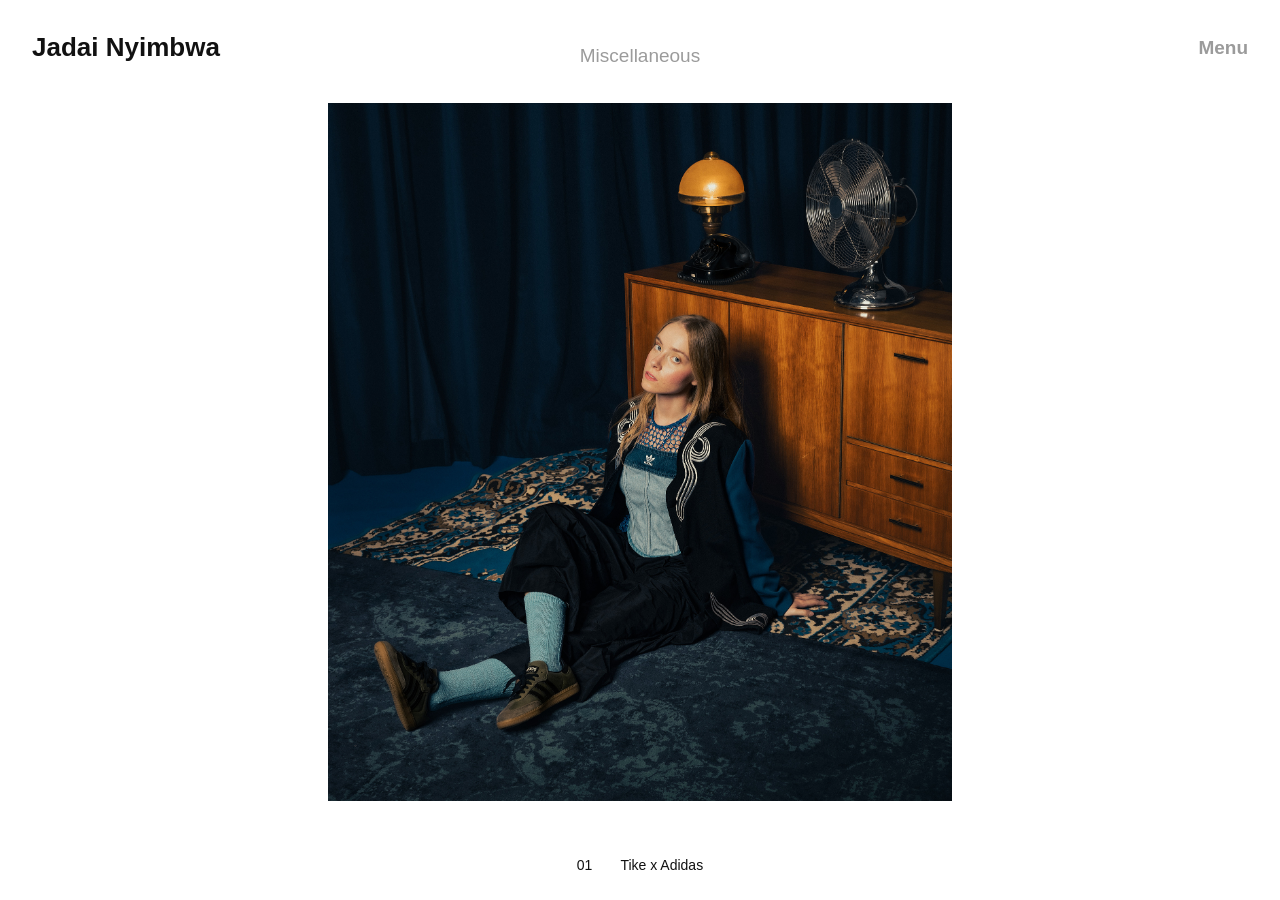
<file: index.html>
<!doctype html>
<html lang="en">
<head>
  <meta charset="utf-8">
  <meta name="viewport" content="width=device-width, initial-scale=1">
  <title>Jadai Nyimbwa — Photography</title>
  <meta name="description" content="Photography portfolio of Jadai Nyimbwa.">
  <link rel="stylesheet" href="css/style.css">
</head>

<body data-series="home">

  <div class="site home-layout">

    <header class="site-header">
      <a class="name" href="index.html">Jadai Nyimbwa</a>
      <button class="menu-btn" data-menu>Menu</button>
    </header>

    <main class="stage home-stage">
      <div class="series-list" id="series-list"></div>
    </main>

  </div>

  <script src="js/data.js"></script>
  <script src="js/site.js"></script>

</body>
</html>
</file>
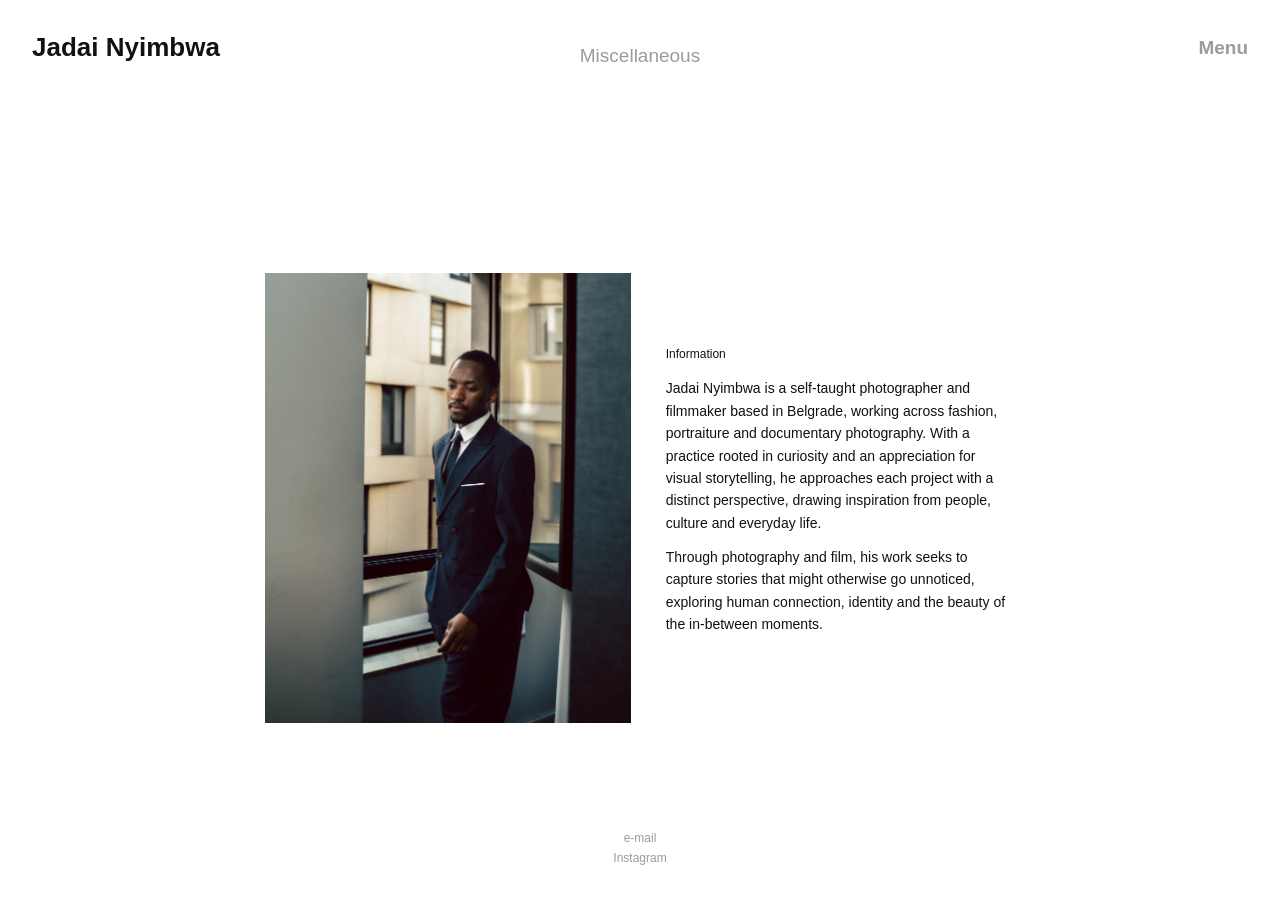
<file: about.html>
<!doctype html>
<html lang="en">
<head>
  <meta charset="utf-8">
  <meta name="viewport" content="width=device-width, initial-scale=1">
  <title>Jadai Nyimbwa — Information</title>
  <link rel="stylesheet" href="css/style.css">
</head>
<body>
  <div class="site" style="grid-template-rows: auto minmax(0, 1fr);">
    <header class="site-header">
      <a class="name" href="index.html">Jadai Nyimbwa</a>
      <button class="menu-btn" data-menu>Menu</button>
    </header>
    <main class="info">
      <img src="images/Contacts/DSC00986.JPG" alt="Portrait of Jadai Nyimbwa">
      <div>
        <h1>Information</h1>
        <p>Jadai Nyimbwa is a self-taught photographer and filmmaker based in Belgrade, working across fashion, portraiture and documentary photography. With a practice rooted in curiosity and an appreciation for visual storytelling, he approaches each project with a distinct perspective, drawing inspiration from people, culture and everyday life.</p>
        <p>Through photography and film, his work seeks to capture stories that might otherwise go unnoticed, exploring human connection, identity and the beauty of the in-between moments.</p>
        <div class="links">
          <a href="mailto:jadainyimbwa39@gmail.com">e-mail</a>
          <a href="https://www.instagram.com/nymbwjadai/" target="_blank" rel="noopener">Instagram</a>
        </div>
      </div>
    </main>
  </div>
  <script src="js/data.js"></script>
  <script src="js/site.js"></script>
</body>
</html>
</file>
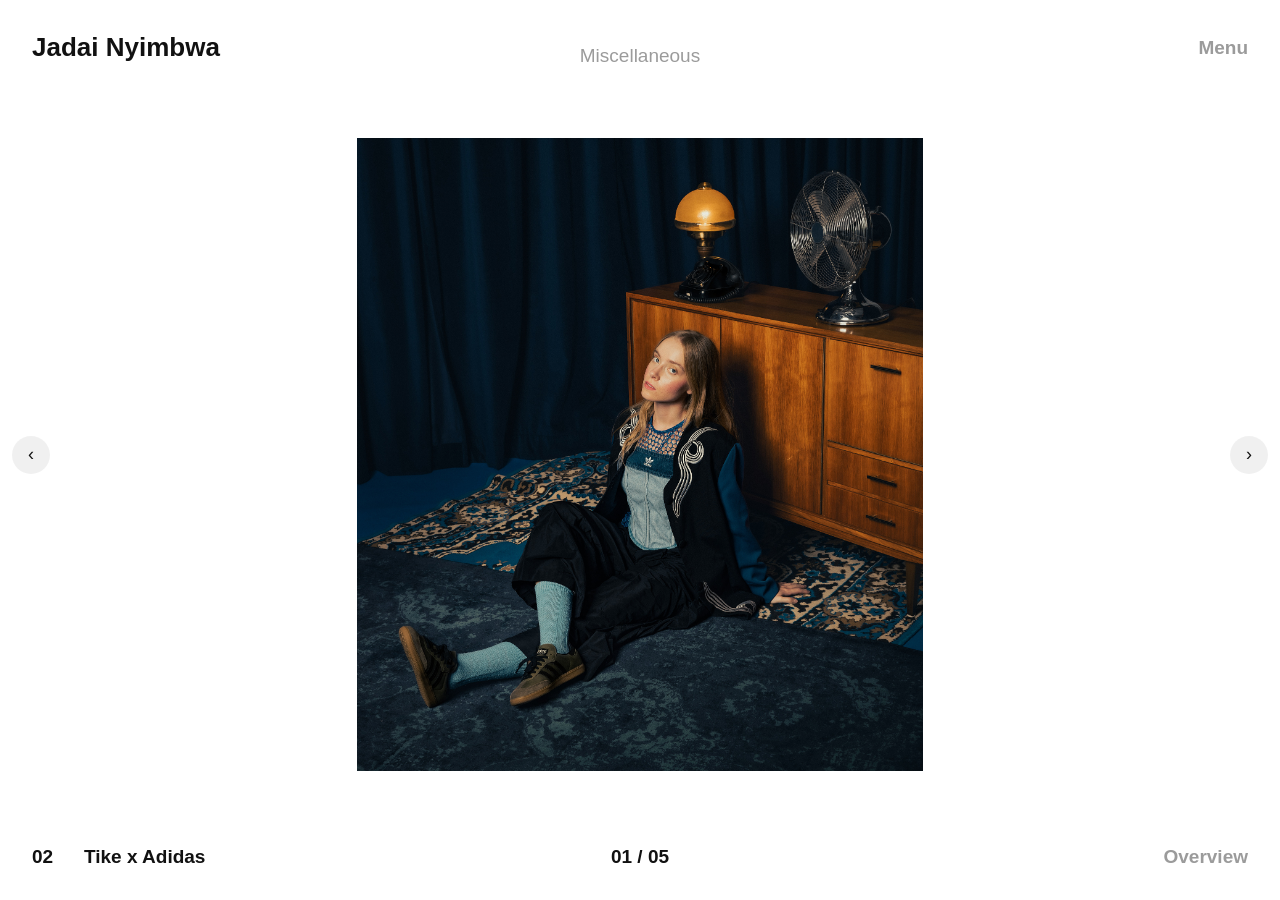
<file: series-01.html>
<!doctype html>
<html lang="en">
<head>
  <meta charset="utf-8">
  <meta name="viewport" content="width=device-width, initial-scale=1">
  <title>Jadai Nyimbwa — Tike x Adidas</title>
  <link rel="stylesheet" href="css/style.css">
</head>
<body data-series="0">
  <div class="site">
    <header class="site-header">
      <a class="name" href="index.html">Jadai Nyimbwa</a>
      <button class="menu-btn" data-menu>Menu</button>
    </header>
    <main class="stage">
      <button class="arrow prev" aria-label="Previous">&#8249;</button>
      <img id="photo" alt="Tike x Adidas">
      <button class="arrow next" aria-label="Next">&#8250;</button>
      <div class="grid" id="grid"></div>
    </main>
    <footer class="site-footer">
      <div class="series-label"><span class="num">02</span><span>Tike x Adidas</span></div>
      <div class="count" id="count">01 / 06</div>
      <button class="toggle" id="toggle">Overview</button>
    </footer>
  </div>
  <script src="js/data.js"></script>
  <script src="js/site.js"></script>
</body>
</html>
</file>
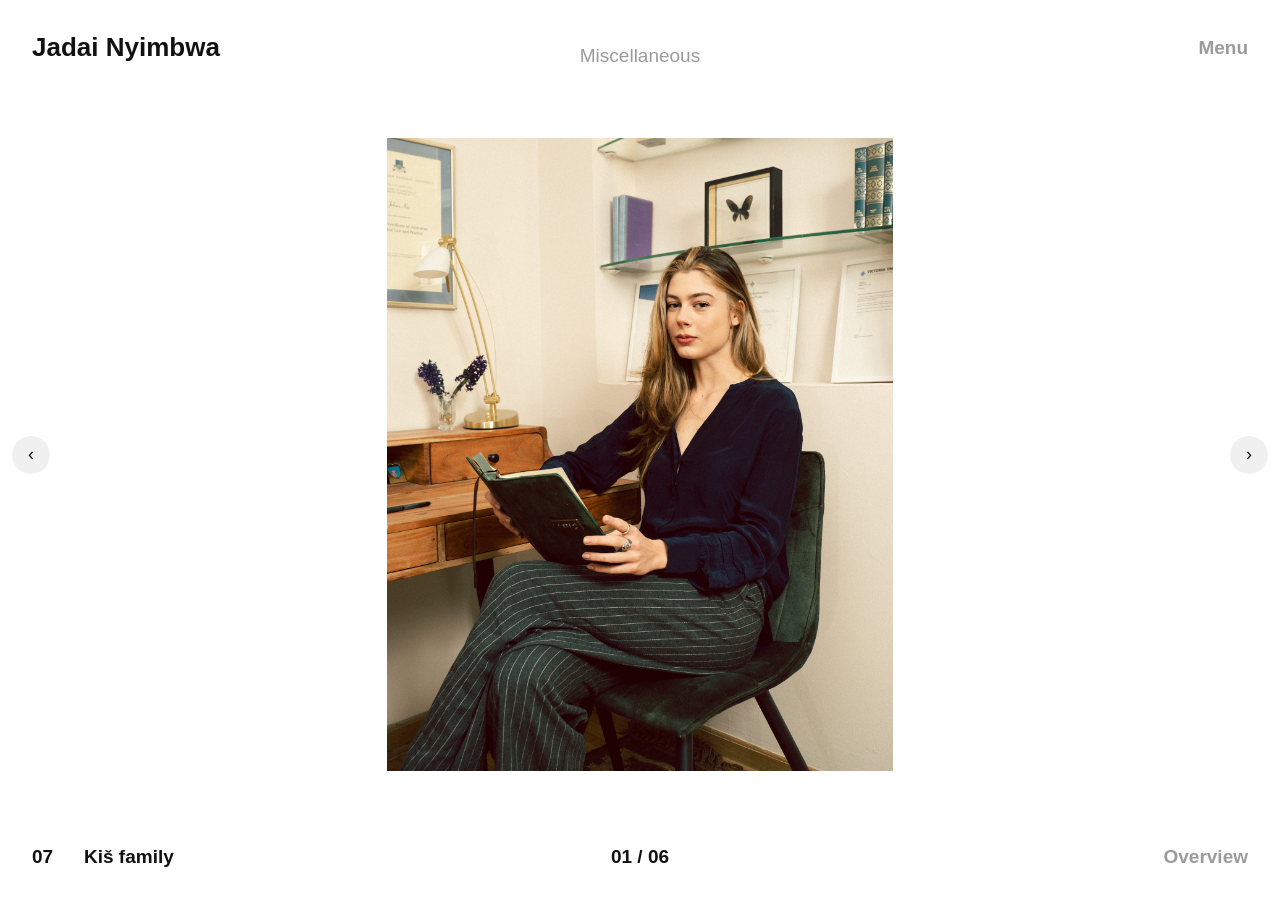
<file: series-02.html>
<!doctype html>
<html lang="en">
<head>
  <meta charset="utf-8">
  <meta name="viewport" content="width=device-width, initial-scale=1">
  <title>Jadai Nyimbwa — Kiš-family</title>
  <link rel="stylesheet" href="css/style.css">
</head>
<body data-series="6">
  <div class="site">
    <header class="site-header">
      <a class="name" href="index.html">Jadai Nyimbwa</a>
      <button class="menu-btn" data-menu>Menu</button>
    </header>
    <main class="stage">
      <button class="arrow prev" aria-label="Previous">&#8249;</button>
      <img id="photo" alt="Kiš family">
      <button class="arrow next" aria-label="Next">&#8250;</button>
      <div class="grid" id="grid"></div>
    </main>
    <footer class="site-footer">
      <div class="series-label"><span class="num">07</span><span>Kiš family</span></div>
      <div class="count" id="count">01 / 06</div>
      <button class="toggle" id="toggle">Overview</button>
    </footer>
  </div>
  <script src="js/data.js"></script>
  <script src="js/site.js"></script>
</body>
</html>
</file>
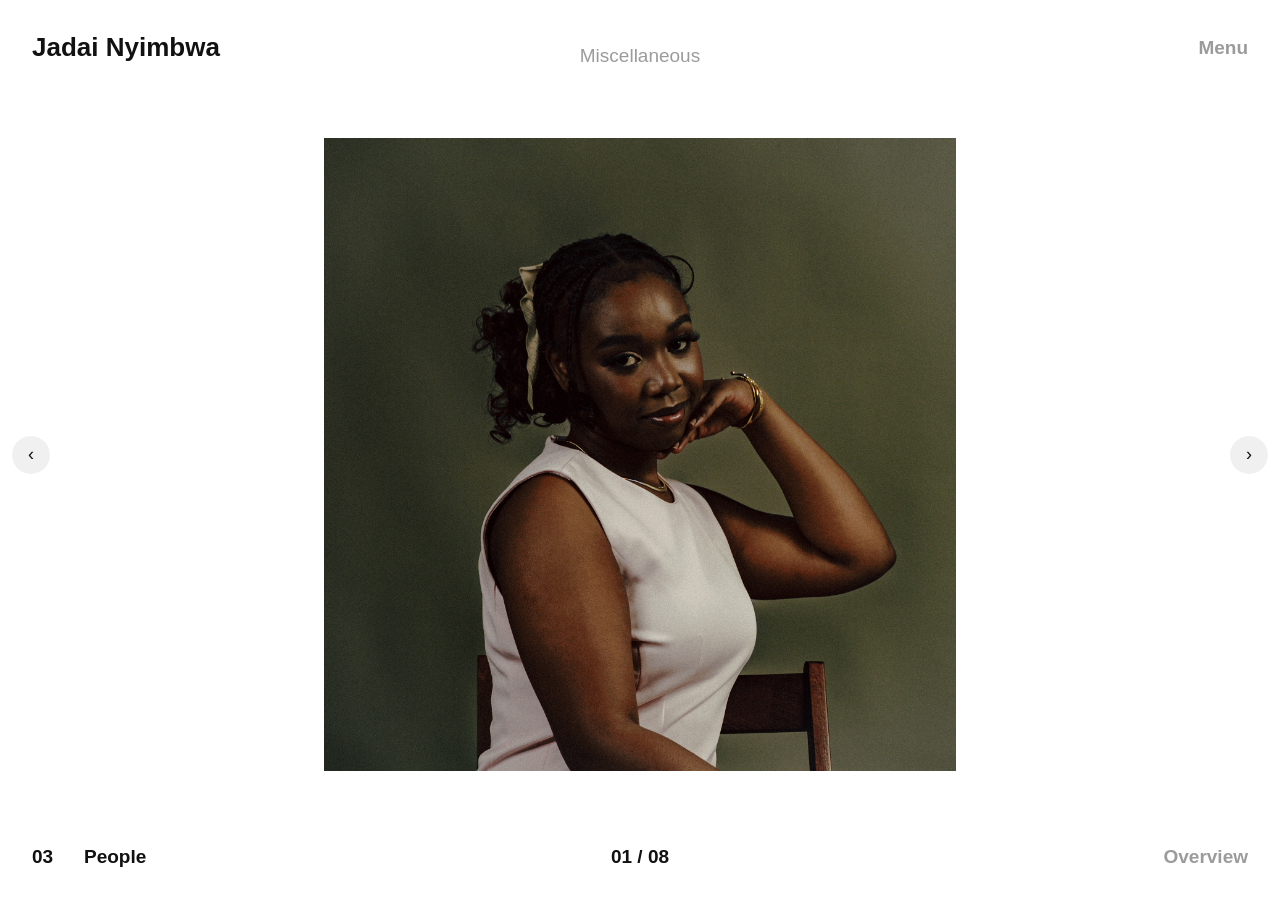
<file: series-03.html>
<!doctype html>
<html lang="en">
<head>
  <meta charset="utf-8">
  <meta name="viewport" content="width=device-width, initial-scale=1">
  <title>Jadai Nyimbwa — People</title>
  <link rel="stylesheet" href="css/style.css">
</head>
<body data-series="2">
  <div class="site">
    <header class="site-header">
      <a class="name" href="index.html">Jadai Nyimbwa</a>
      <button class="menu-btn" data-menu>Menu</button>
    </header>
    <main class="stage">
      <button class="arrow prev" aria-label="Previous">&#8249;</button>
      <img id="photo" alt="People">
      <button class="arrow next" aria-label="Next">&#8250;</button>
      <div class="grid" id="grid"></div>
    </main>
    <footer class="site-footer">
      <div class="series-label"><span class="num">03</span><span>People</span></div>
      <div class="count" id="count">01 / 06</div>
      <button class="toggle" id="toggle">Overview</button>
    </footer>
  </div>
  <script src="js/data.js"></script>
  <script src="js/site.js"></script>
</body>
</html>
</file>
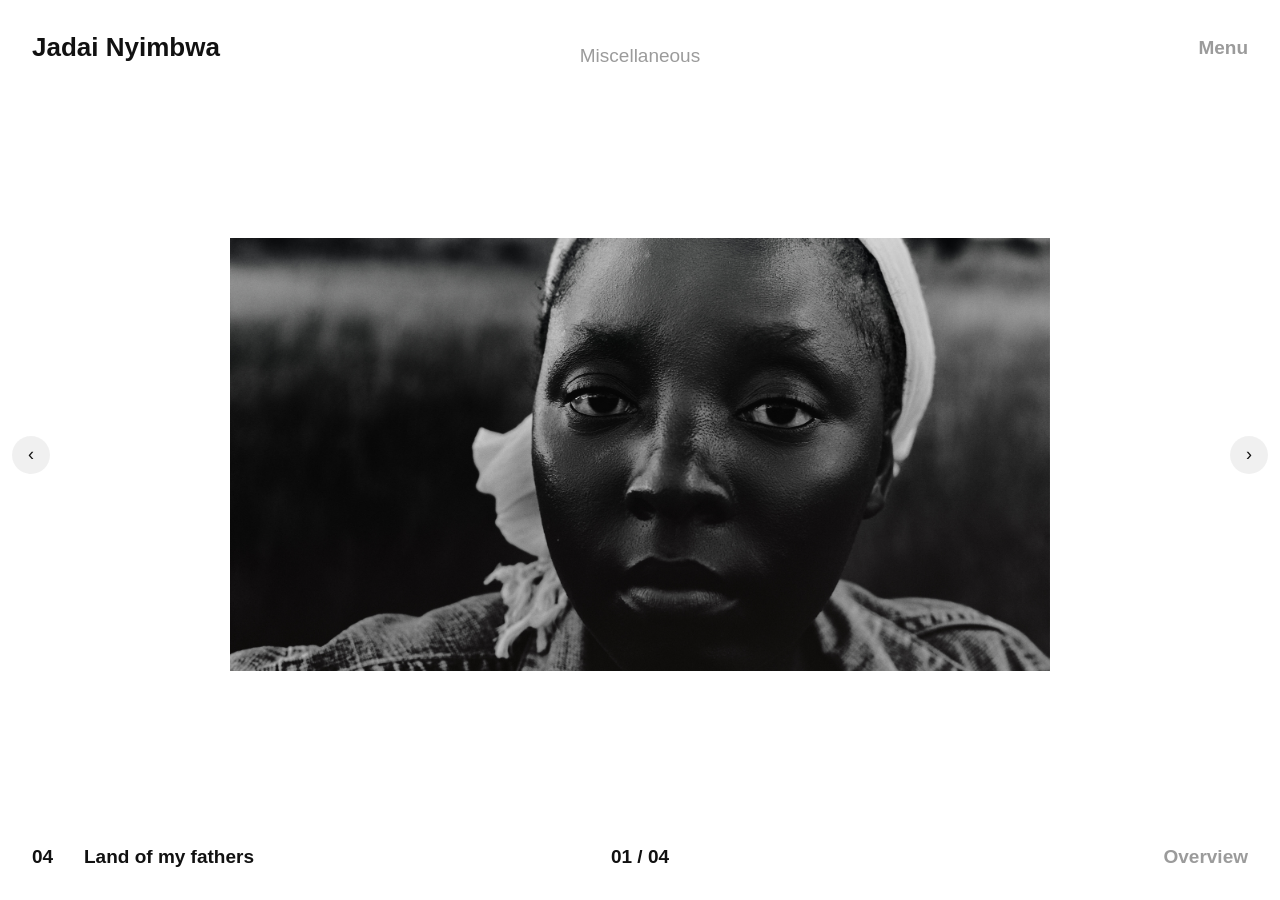
<file: series-04.html>
<!doctype html>
<html lang="en">
<head>
  <meta charset="utf-8">
  <meta name="viewport" content="width=device-width, initial-scale=1">
  <title>Jadai Nyimbwa — Land of my fathers</title>
  <link rel="stylesheet" href="css/style.css">
</head>
<body data-series="3">
  <div class="site">
    <header class="site-header">
      <a class="name" href="index.html">Jadai Nyimbwa</a>
      <button class="menu-btn" data-menu>Menu</button>
    </header>
    <main class="stage">
      <button class="arrow prev" aria-label="Previous">&#8249;</button>
      <img id="photo" alt="Land of my fathers">
      <button class="arrow next" aria-label="Next">&#8250;</button>
      <div class="grid" id="grid"></div>
    </main>
    <footer class="site-footer">
      <div class="series-label"><span class="num">04</span><span>Land of my fathers</span></div>
      <div class="count" id="count">01 / 06</div>
      <button class="toggle" id="toggle">Overview</button>
    </footer>
  </div>
  <script src="js/data.js"></script>
  <script src="js/site.js"></script>
</body>
</html>
</file>
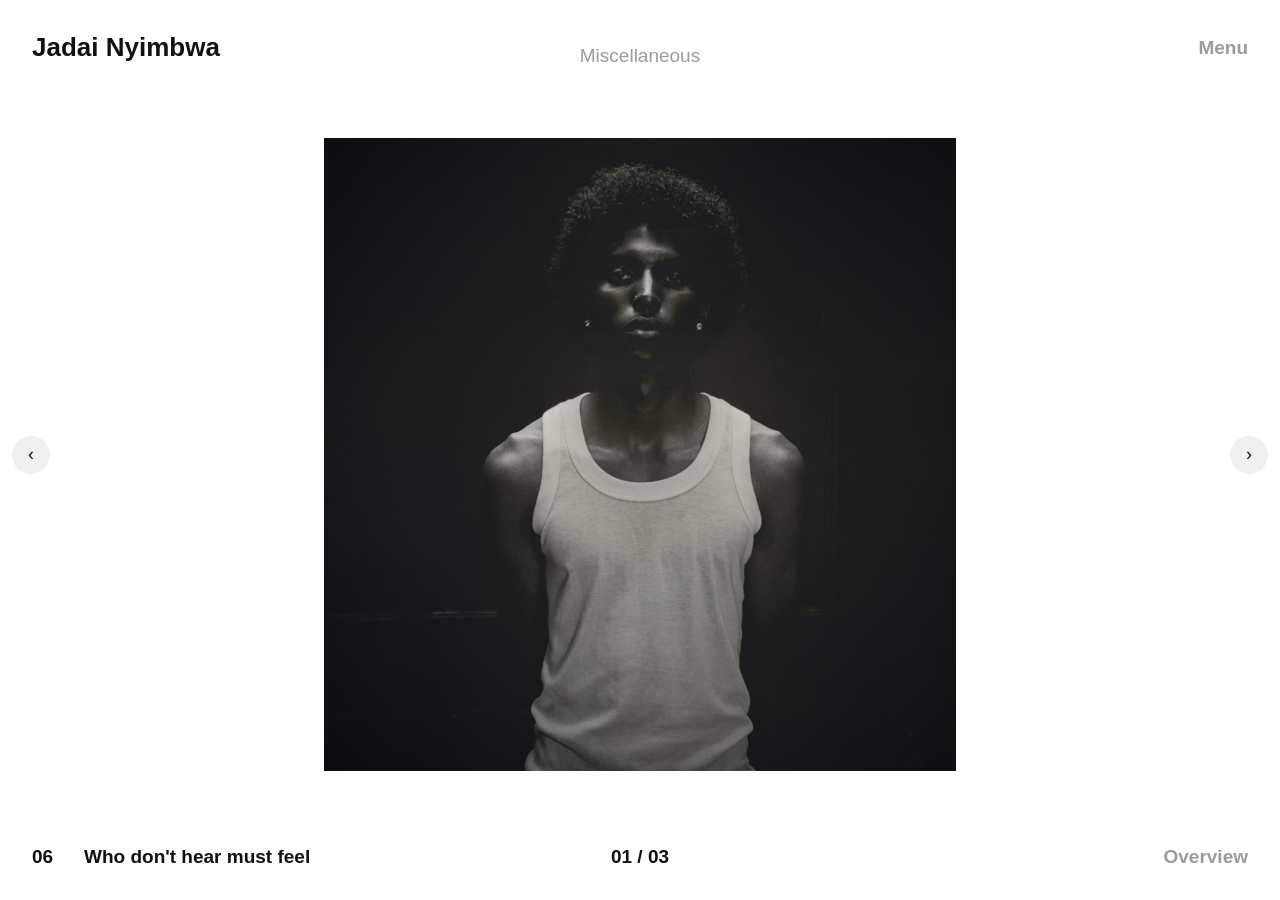
<file: series-06.html>
<!doctype html>
<html lang="en">
<head>
  <meta charset="utf-8">
  <meta name="viewport" content="width=device-width, initial-scale=1">
  <title>Jadai Nyimbwa — Who don't hear must feel</title>
  <link rel="stylesheet" href="css/style.css">
</head>
<body data-series="5">
  <div class="site">
    <header class="site-header">
      <a class="name" href="index.html">Jadai Nyimbwa</a>
      <button class="menu-btn" data-menu>Menu</button>
    </header>
    <main class="stage">
      <button class="arrow prev" aria-label="Previous">&#8249;</button>
      <img id="photo" alt="Who don't hear must feel">
      <button class="arrow next" aria-label="Next">&#8250;</button>
      <div class="grid" id="grid"></div>
    </main>
    <footer class="site-footer">
      <div class="series-label"><span class="num">06</span><span>Who don't hear must feel</span></div>
      <div class="count" id="count">01 / 06</div>
      <button class="toggle" id="toggle">Overview</button>
    </footer>
  </div>
  <script src="js/data.js"></script>
  <script src="js/site.js"></script>
</body>
</html>
</file>
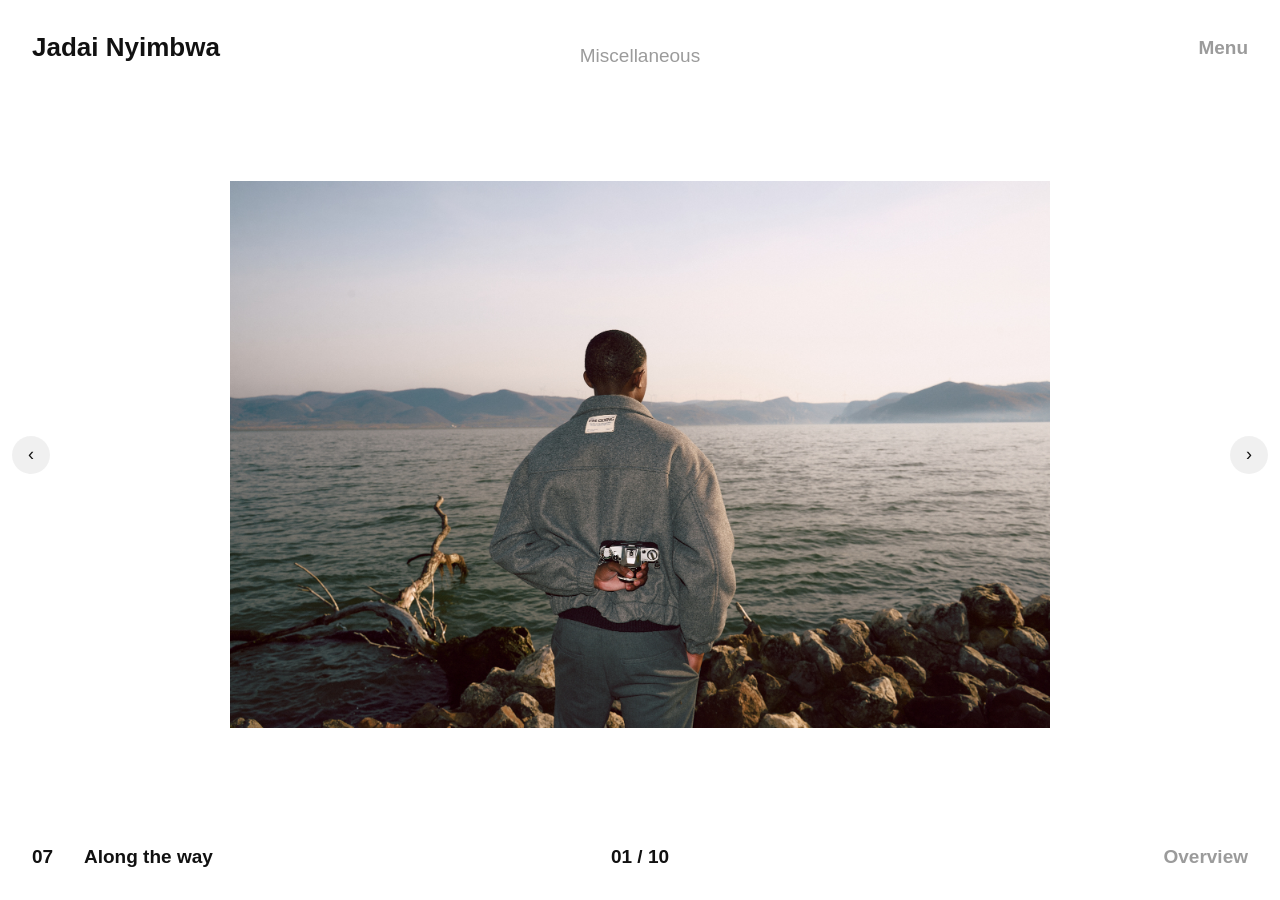
<file: series-07.html>
<!doctype html>
<html lang="en">
<head>
  <meta charset="utf-8">
  <meta name="viewport" content="width=device-width, initial-scale=1">
  <title>Jadai Nyimbwa — Along the way</title>
  <link rel="stylesheet" href="css/style.css">
</head>
<body data-series="1">
  <div class="site">
    <header class="site-header">
      <a class="name" href="index.html">Jadai Nyimbwa</a>
      <button class="menu-btn" data-menu>Menu</button>
    </header>
    <main class="stage">
      <button class="arrow prev" aria-label="Previous">&#8249;</button>
      <img id="photo" alt="Who don't hear must feel">
      <button class="arrow next" aria-label="Next">&#8250;</button>
      <div class="grid" id="grid"></div>
    </main>
    <footer class="site-footer">
      <div class="series-label"><span class="num">07</span><span>Along the way</span></div>
      <div class="count" id="count">01 / 06</div>
      <button class="toggle" id="toggle">Overview</button>
    </footer>
  </div>
  <script src="js/data.js"></script>
  <script src="js/site.js"></script>
</body>
</html>
</file>
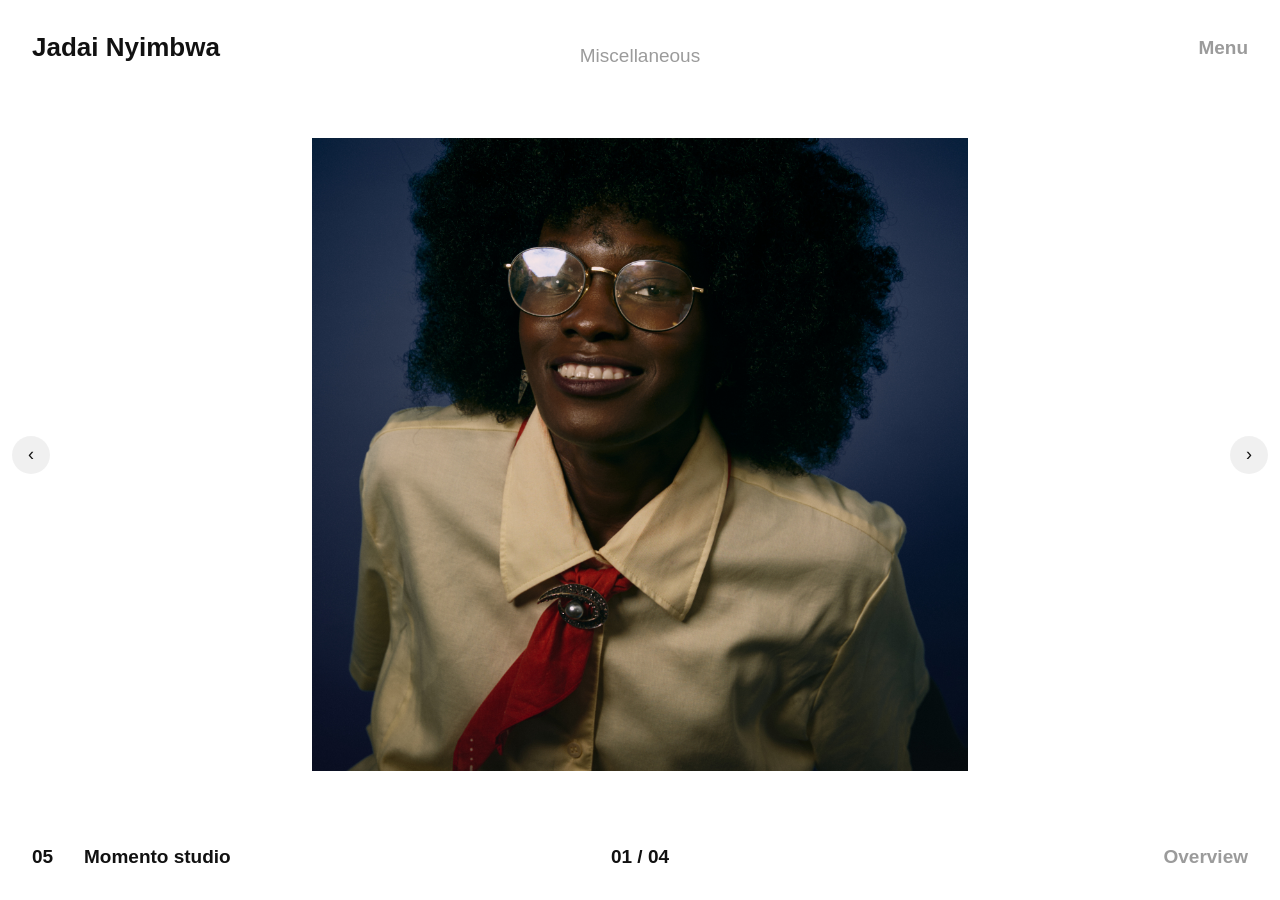
<file: series5.html>
<!doctype html>
<html lang="en">
<head>
  <meta charset="utf-8">
  <meta name="viewport" content="width=device-width, initial-scale=1">
  <title>Jadai Nyimbwa — Momento studio</title>
  <link rel="stylesheet" href="css/style.css">
</head>
<body data-series="4">
  <div class="site">
    <header class="site-header">
      <a class="name" href="index.html">Jadai Nyimbwa</a>
      <button class="menu-btn" data-menu>Menu</button>
    </header>
    <main class="stage">
      <button class="arrow prev" aria-label="Previous">&#8249;</button>
      <img id="photo" alt="Momento studio">
      <button class="arrow next" aria-label="Next">&#8250;</button>
      <div class="grid" id="grid"></div>
    </main>
    <footer class="site-footer">
      <div class="series-label"><span class="num">05</span><span>Momento studio</span></div>
      <div class="count" id="count">01 / 06</div>
      <button class="toggle" id="toggle">Overview</button>
    </footer>
  </div>
  <script src="js/data.js"></script>
  <script src="js/site.js"></script>
</body>
</html>
</file>
<file: css/style.css>
:root {
  --ink: #111;
  --mute: #9b9b9b;
  --line: #e8e8e8;
  --bg: #fff;
  --pad: 32px;
}
* { box-sizing: border-box; margin: 0; padding: 0; }
html, body { height: 100%; }
body {
  font-family: "Helvetica Neue", Helvetica, Arial, sans-serif;
  font-size: 19px;
  color: var(--ink);
  background: var(--bg);
  -webkit-font-smoothing: antialiased;
}
a { color: inherit; text-decoration: none; }
button { font: inherit; color: inherit; background: none; border: 0; cursor: pointer; }

/* ---------- layout ---------- */
.site {
  height: 100vh;
  height: 100svh;
  display: grid;
  grid-template-rows: auto minmax(0, 1fr) auto;
}
.site-header, .site-footer {
  display: flex;
  align-items: center;
  justify-content: space-between;
  padding: 32px var(--pad);
}

.name { font-weight: 700; font-size: 26px; }
.menu-btn { color: var(--mute); transition: color .2s; }
.menu-btn:hover { color: var(--ink); }

/* ---------- stage ---------- */
.stage { position: relative; overflow: hidden; }
#photo {
  position: absolute;
  inset: 0;
  margin: auto;
  max-width: min(88%, 820px);
  max-height: 88%;
  opacity: 0;
  transition: opacity .35s ease;
}
.arrow {
  position: absolute;
  top: 50%;
  transform: translateY(-50%);
  width: 38px; height: 38px;
  border-radius: 50%;
  background: rgba(0, 0, 0, .06);
  display: grid; place-items: center;
  font-size: 18px;
  color: var(--ink);
  transition: background .2s;
  z-index: 2;
}
.arrow:hover { background: rgba(0, 0, 0, .14); }
.arrow.prev { left: 12px; }
.arrow.next { right: 12px; }

/* ---------- footer ---------- */
.site-footer { display: grid; grid-template-columns: 1fr auto 1fr; }
.series-label { display: flex; gap: 28px; }
.series-label .num { min-width: 24px; }
.count { text-align: center; font-variant-numeric: tabular-nums; }
.toggle { justify-self: end; color: var(--mute); transition: color .2s; }
.toggle:hover { color: var(--ink); }

/* ---------- overview ---------- 
.grid {
  position: absolute;
  inset: 0;
  display: none;
  flex-wrap: wrap;
  align-content: center;
  gap: 8px;
  padding: 0 var(--pad);
  overflow-y: auto;
  background: var(--bg);
  z-index: 3;
}
.grid button { display: block; }
.grid img { display: block; height: 110px; width: auto; transition: opacity .2s; }
.grid button:hover img { opacity: .75; }
body.overview .grid { display: flex; }
body.overview .count,
body.overview .arrow { visibility: hidden; }

*/

/* ---------- overview (staggered vertical layout) ---------- */
.grid {
  position: absolute;
  inset: 0;
  display: none; /* hidden until 'Overview' is clicked */
  flex-wrap: wrap;
  justify-content: center;
  align-content: flex-start;
  gap: 16px; /* Space between images */
  padding: 40px var(--pad);
  overflow-y: auto;
  background: var(--bg);
  z-index: 3;
}

body.overview .grid { display: flex; }
body.overview .count,
body.overview .arrow { visibility: hidden; }

.grid button { 
  display: block; 
  position: relative;
  transition: transform .2s ease; 
  /* Ensure the buttons wrap correctly without cutting off images */
  max-width: 100%; 
}

/* The images keep their natural size, shape, and aspect ratio */
.grid img { 
  display: block; 
  height: 220px; /* Adjust this number to make the grid images larger or smaller */
  width: auto;   /* Keeps the image perfectly rectangular */
  transition: opacity .2s; 
  object-fit: contain; /* Guarantees no cropping */
}

/* 
 * THE STAGGER
 * This pushes every second image down slightly to create the zig-zag/honeycomb rhythm.
 */
.grid button:nth-child(even) {
  margin-top: 40px; 
}

/* Hover effect */
.grid button:hover img { opacity: .75; }

/* ---------- small screens ---------- */
@media (max-width: 700px) {
  .grid { gap: 8px; padding: 20px var(--pad); }
  .grid img { height: 140px; } /* Smaller images on mobile */
  .grid button:nth-child(even) { margin-top: 24px; } /* Smaller stagger on mobile */
}




/* ---------- dropdown menu (floats; never moves or covers the layout) ---------- */
.site-header { position: relative; z-index: 20; }
.menu {
  position: fixed;
  top: 68px;
  right: var(--pad);
  z-index: 30;
  padding: 14px 0 0;
  opacity: 0;
  visibility: hidden;
  transition: opacity .3s ease, visibility 0s .3s;
}
.menu.open { opacity: 1; visibility: visible; transition: opacity .3s ease; }
.menu nav { display: flex; flex-direction: column; align-items: flex-end; gap: 4px; }
.menu nav a {
  display: flex; gap: 16px; align-items: baseline;
  font-size: 20px; letter-spacing: -.01em;
  transform: translateY(-6px);
  transition: transform .35s ease, color .2s;
}
.menu.open nav a { transform: none; }
.menu.open nav a:nth-child(2) { transition-delay: .04s; }
.menu.open nav a:nth-child(3) { transition-delay: .08s; }
.menu.open nav a:nth-child(4) { transition-delay: .12s; }
.menu.open nav a:nth-child(5) { transition-delay: .16s; }
.menu nav a span { font-size: 15px; color: var(--mute); min-width: 22px; text-align: right; }
.menu nav a:hover { color: var(--mute); }



/* ---------- information page ---------- */
.info {
  display: flex;
  align-items: center;
  justify-content: center;
  gap: 35px;
  width: min(85%, 750px);
  margin: auto;
}
.info img { width: 100%; max-height: 50vh; object-fit: cover; }
.info h1 { font-size: 12px; font-weight: 500; margin-bottom: 16px; }
.info p { font-size: 14px; max-width: 92ch; line-height: 1.6; margin-bottom: 12px; }
.info .links {
  font-size: 12px;
  position: absolute;
  bottom: 35px;
  left: 50%;
  transform: translateX(-50%);
  display: flex;
  flex-direction: column;
  align-items: center;
  gap: 6px;
  color: var(--mute);
}
.info .links a:hover { color: var(--ink); }

/* ---------- small screens ---------- */
@media (max-width: 700px) {
  :root { --pad: 18px; }
  body { font-size: 16px; }
  #photo { max-width: 86%; max-height: 50%; }
  .site-header, .site-footer { padding: 20px var(--pad); }
  .series-label { gap: 16px; }
  .arrow { display: none; }
  .grid img { height: 84px; }
  .info { grid-template-columns: 1fr; gap: 28px; }
  .menu nav a { font-size: 24px; }
  .menu { top: 56px; background: var(--bg); padding: 12px 14px 14px 18px; right: 0; }
}
.name,
.menu-btn,
.series-label,
.count,
.toggle {
  font-weight: 700;
}
/* ---------- header: name | Miscellaneous | Menu ---------- */
.site-header { display: grid; grid-template-columns: 1fr auto 1fr; }
.site-header .name { justify-self: start; }
.site-header .menu-btn { justify-self: end; }
.header-link { color: var(--mute); transition: color .2s; position: relative; top: 8px; }
.header-link:hover, .header-link.active { color: var(--ink); }

/* ---------- full-screen view ---------- */
.lightbox {
  position: fixed; inset: 0;
  z-index: 50;
  background: rgba(0, 0, 0, .94);
  display: grid; place-items: center;
  opacity: 0; visibility: hidden;
  transition: opacity .3s ease, visibility 0s .3s;
  cursor: zoom-out;
}
.lightbox.open { opacity: 1; visibility: visible; transition: opacity .3s ease; }
.lightbox img { max-width: 96vw; max-height: 96vh; object-fit: contain; }


/* ==========================================
   HOMEPAGE: VERTICAL PROJECT SCROLLING
   ========================================== */

.site.home-layout {
  grid-template-rows: auto minmax(0, 1fr);
}

.home-stage {
  overflow-y: auto;
  overflow-x: hidden;
  scroll-snap-type: y mandatory;
  scroll-behavior: smooth;
  scrollbar-width: none;
}

.home-stage::-webkit-scrollbar {
  display: none;
}

.series-list {
  width: 100%;
}

.project-card {
  height: calc(100svh - 94px);
  min-height: calc(100svh - 94px);
  display: grid;
  grid-template-rows: minmax(0, 1fr) auto;
  padding: 20px var(--pad) 28px;
  scroll-snap-align: start;
 scroll-snap-stop: normal;
}

.project-image-wrap {
  display: flex;
  align-items: center;
  justify-content: center;
  min-height: 0;
  transform: translateY(-30px);
}

.project-image-wrap img {
  max-width: min(90%, 950px);
  max-height: 95%;
  width: auto;
  height: auto;
  object-fit: contain;
  transition: opacity .3s ease;
}

.project-caption {
  display: flex;
  align-items: center;
  justify-content: center;
  gap: 28px;
  font-size: 14px;
  font-weight: 500;
  padding-top: 8px;
  text-align: center;
}

@media (max-width: 700px) {
 .project-card {
  height: calc(100svh - 60px);
  min-height: calc(100svh - 60px);
  padding: 12px var(--pad) 20px;
  scroll-snap-stop: normal;
}

  .project-image-wrap img {
    max-width: 90%;
    max-height: 100%;
  }

  .project-caption {
    font-size: 16px;
    gap: 16px;
  }
}
</file>
